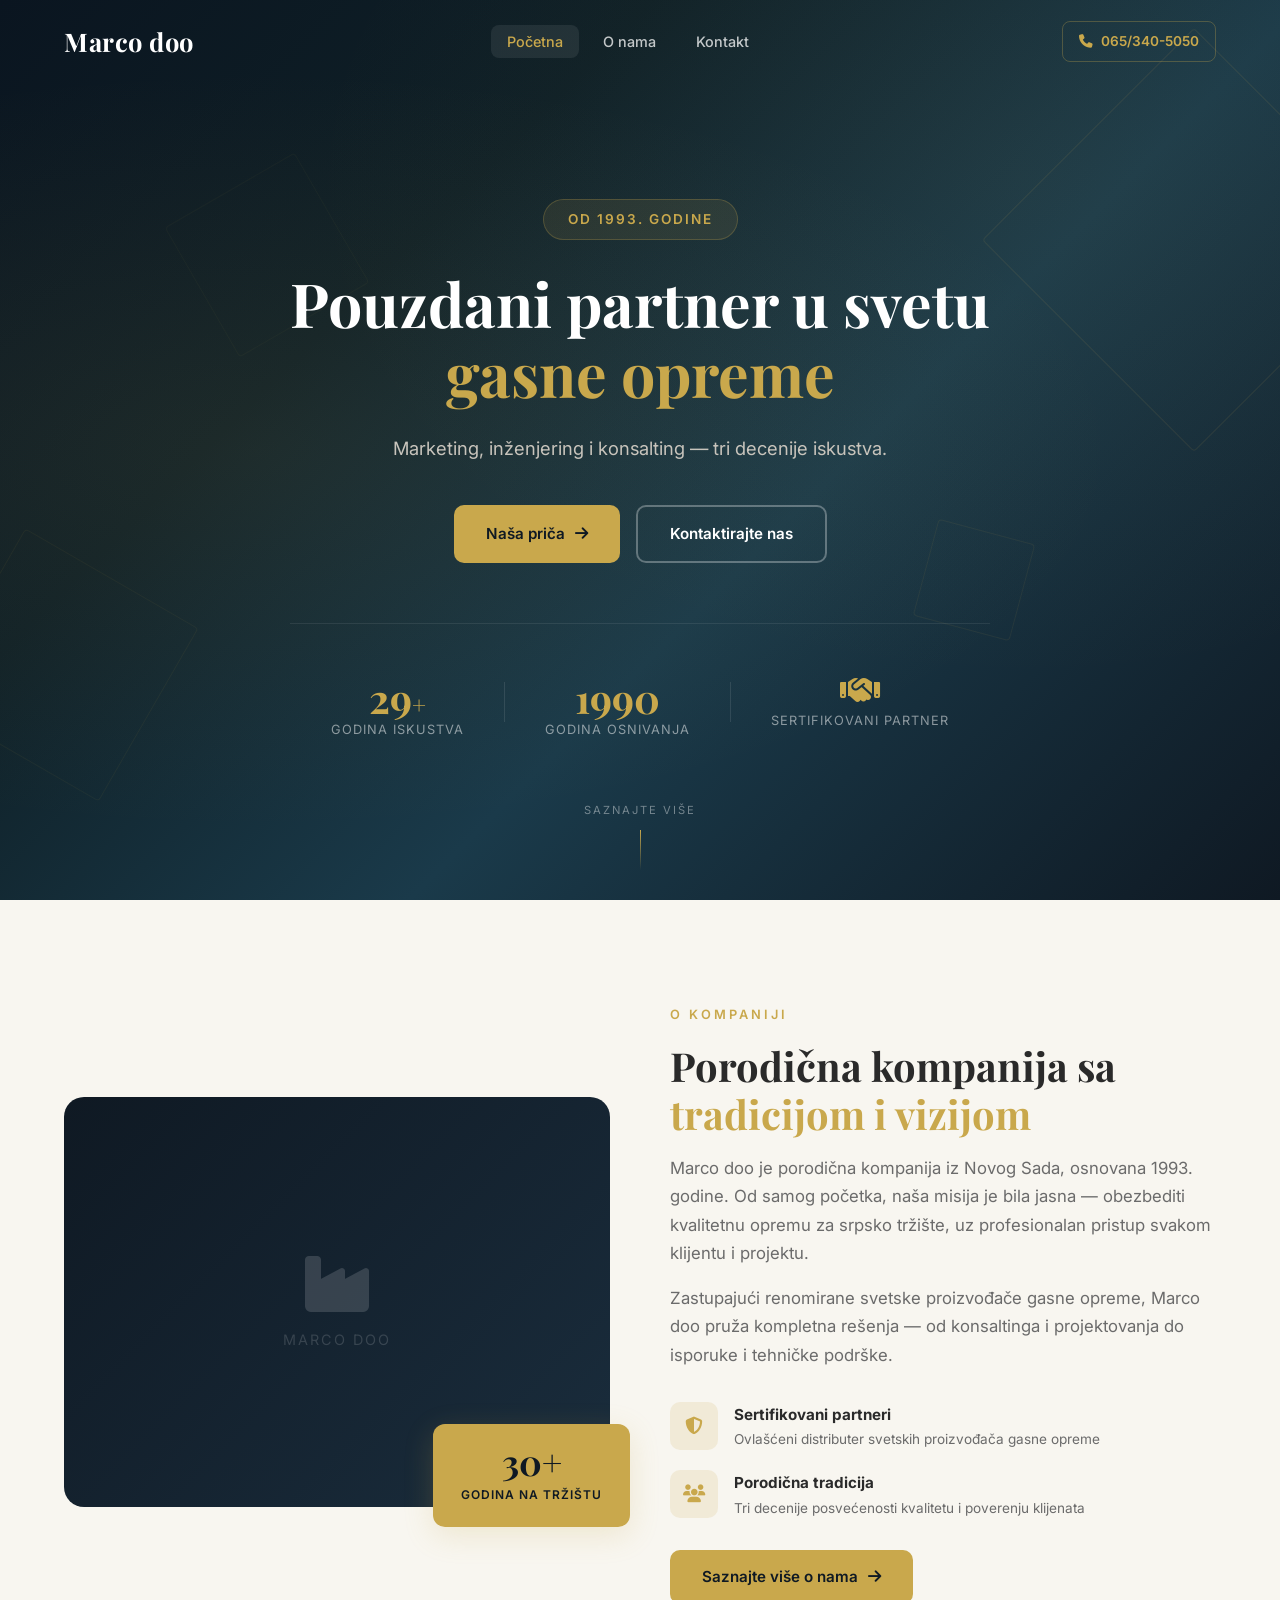
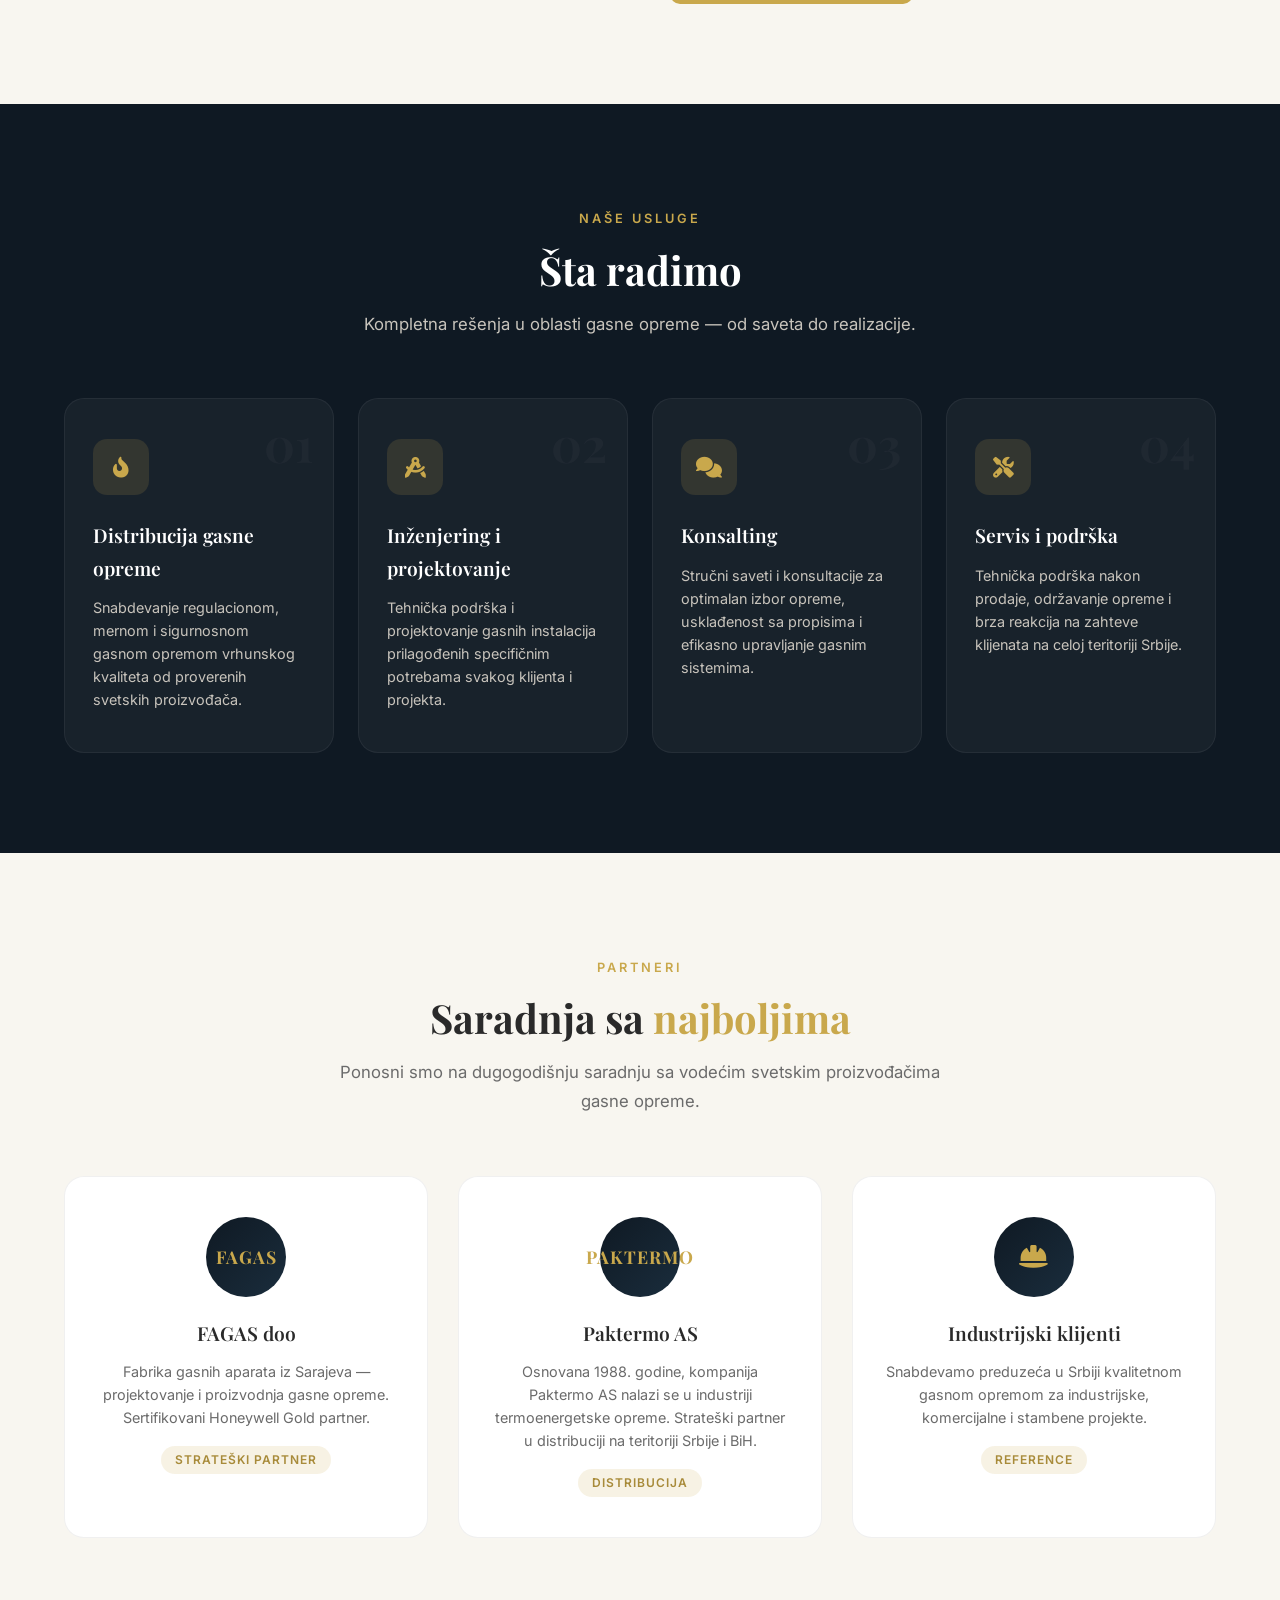
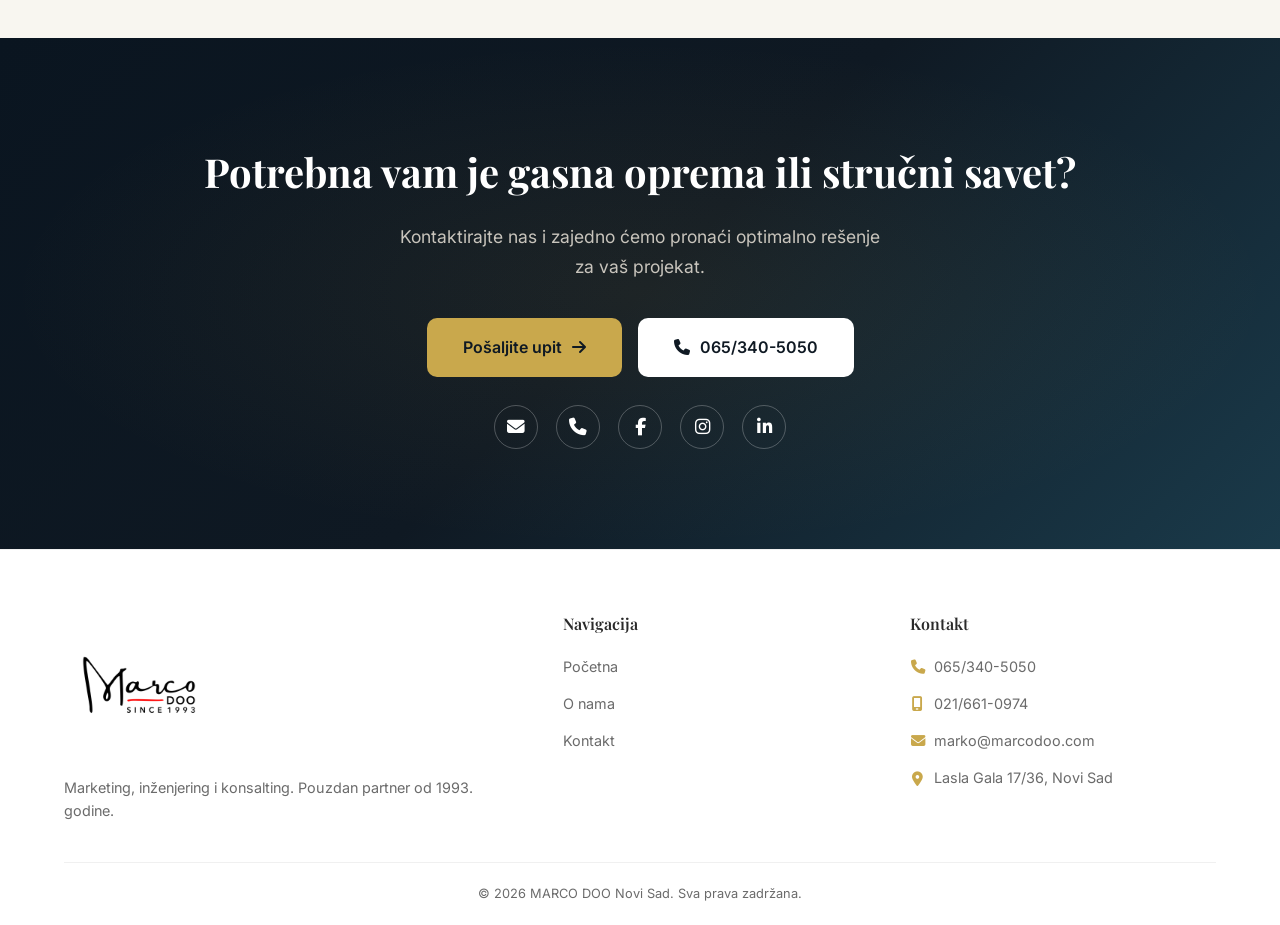
<file: index.html>
<!DOCTYPE html>
<html lang="sr" dir="ltr">
<head>
  <meta charset="UTF-8">
  <meta name="viewport" content="width=device-width, initial-scale=1.0">
  <title>MARCO DOO — Marketing, inženjering i konsalting | Novi Sad</title>
  <meta name="description" content="MARCO DOO Novi Sad — Marketing, inženjering i konsalting. Pouzdan partner od 1993. godine. Distribucija opreme, stručni saveti i projektovanje.">
  <meta name="keywords" content="Marco doo, marketing, inženjering, konsalting, distribucija, Novi Sad, gasna oprema, Skaska destilerija">
  <link rel="canonical" href="https://djordje-stankovic.github.io/marco-doo/">
  <meta property="og:title" content="MARCO DOO — Marketing, inženjering i konsalting">
  <meta property="og:description" content="Marketing, inženjering i konsalting. Pouzdan partner od 1993. godine. Tri decenije iskustva.">
  <meta property="og:type" content="website">
  <meta property="og:url" content="https://djordje-stankovic.github.io/marco-doo/">
  <meta property="og:image" content="https://djordje-stankovic.github.io/marco-doo/images/viber_image_2026-03-04_09-18-24-986.jpg">
  <meta property="og:image:alt" content="MARCO DOO — Marketing, inženjering i konsalting od 1993.">
  <meta property="og:image:type" content="image/jpeg">
  <meta property="og:image:width" content="1200">
  <meta property="og:image:height" content="630">
  <meta property="og:site_name" content="MARCO DOO">
  <meta property="og:locale" content="sr_RS">
  <meta name="twitter:card" content="summary_large_image">
  <meta name="twitter:title" content="MARCO DOO — Marketing, inženjering i konsalting">
  <meta name="twitter:description" content="Marketing, inženjering i konsalting. Pouzdan partner od 1993. Tri decenije iskustva.">
  <meta name="twitter:image" content="https://djordje-stankovic.github.io/marco-doo/images/viber_image_2026-03-04_09-18-24-986.jpg">
  <link rel="icon" type="image/svg+xml" href="favicon.svg">
  <link rel="apple-touch-icon" href="images/viber_image_2026-03-04_09-18-24-986.jpg">
  <meta name="theme-color" content="#0f1923">
  <link rel="preconnect" href="https://fonts.googleapis.com">
  <link rel="preconnect" href="https://fonts.gstatic.com" crossorigin>
  <link href="https://fonts.googleapis.com/css2?family=Playfair+Display:wght@400;500;600;700&family=Inter:wght@300;400;500;600;700&display=swap" rel="stylesheet">
  <link rel="stylesheet" href="https://cdnjs.cloudflare.com/ajax/libs/font-awesome/6.5.1/css/all.min.css">
  <link rel="stylesheet" href="style.css">

  <script type="application/ld+json">
  [{
    "@context": "https://schema.org",
    "@type": "Organization",
    "name": "MARCO DOO",
    "legalName": "Marco doo Novi Sad",
    "description": "Marketing, inženjering i konsalting. Pouzdan partner od 1993. godine.",
    "url": "https://djordje-stankovic.github.io/marco-doo",
    "logo": "https://djordje-stankovic.github.io/marco-doo/images/viber_image_2026-03-04_09-18-24-986.jpg",
    "image": "https://djordje-stankovic.github.io/marco-doo/images/viber_image_2026-03-04_09-18-24-986.jpg",
    "telephone": "+381653405050",
    "email": "marko@marcodoo.com",
    "address": {
      "@type": "PostalAddress",
      "streetAddress": "Lasla Gala 17/36",
      "addressLocality": "Novi Sad",
      "postalCode": "21000",
      "addressCountry": "RS"
    },
    "geo": {
      "@type": "GeoCoordinates",
      "latitude": "45.2671",
      "longitude": "19.8335"
    },
    "foundingDate": "1993-03-10",
    "foundingLocation": "Kragujevac, Srbija",
    "numberOfEmployees": {
      "@type": "QuantitativeValue",
      "minValue": 2,
      "maxValue": 10
    },
    "founder": [
      { "@type": "Person", "name": "Sekul Popović" },
      { "@type": "Person", "name": "Branka Popović" }
    ],
    "member": {
      "@type": "Person",
      "name": "Marko Popović",
      "jobTitle": "Generalni direktor"
    },
    "sameAs": [],
    "contactPoint": {
      "@type": "ContactPoint",
      "telephone": "+381653405050",
      "contactType": "customer service",
      "availableLanguage": ["Serbian"]
    },
    "areaServed": {
      "@type": "Country",
      "name": "Srbija"
    }
  },
  {
    "@context": "https://schema.org",
    "@type": "WebSite",
    "name": "MARCO DOO",
    "url": "https://djordje-stankovic.github.io/marco-doo"
  }]
  </script>
</head>
<body>

  <!-- Preloader -->
  <div class="preloader" id="preloader">
    <div class="preloader__inner">
      <div class="preloader__logo"><img src="images/viber_image_2026-03-04_09-18-24-986.jpg" alt="MARCO DOO" class="preloader__logo-img"></div>
      <div class="preloader__bar"><div class="preloader__progress"></div></div>
    </div>
  </div>

  <!-- Header -->
  <header class="header" id="header">
    <nav class="nav container">
      <a href="index.html" class="nav__logo">
        <span class="nav__logo-text">Marco<span class="dot"> </span>doo</span>
      </a>
      <ul class="nav__menu" id="navMenu">
        <li><a href="index.html" class="nav__link active"><i class="fa-solid fa-house"></i> Početna</a></li>
        <li><a href="onama.html" class="nav__link"><i class="fa-solid fa-landmark"></i> O nama</a></li>
        <li><a href="kontakt.html" class="nav__link"><i class="fa-solid fa-envelope"></i> Kontakt</a></li>
        <li class="nav__menu-cta">
          <a href="tel:+381653405050" class="btn btn--gold btn--sm"><i class="fa-solid fa-phone"></i> Pozovite nas</a>
        </li>
        <li class="nav__menu-social">
          <a href="mailto:marko@marcodoo.com"><i class="fa-solid fa-envelope"></i></a>
          <a href="tel:+381653405050"><i class="fa-solid fa-phone"></i></a>
        </li>
      </ul>
      <div class="nav__actions">
        <a href="tel:+381653405050" class="nav__phone"><i class="fa-solid fa-phone"></i> <span>065/340-5050</span></a>
        <button class="nav__burger" id="navBurger" aria-label="Otvori meni">
          <span></span><span></span><span></span>
        </button>
      </div>
    </nav>
    <div class="mobile-overlay" id="mobileOverlay"></div>
  </header>

  <main>
    <!-- Hero -->
    <section class="hero">
      <div class="hero__bg"></div>
      <div class="hero__geometric">
        <div class="hero__shape hero__shape--1"></div>
        <div class="hero__shape hero__shape--2"></div>
        <div class="hero__shape hero__shape--3"></div>
        <div class="hero__shape hero__shape--4"></div>
      </div>
      <div class="hero__content container">
        <div class="hero__badge animate-on-scroll">Od 1993. godine</div>
        <h1 class="hero__title animate-on-scroll">
          Pouzdani partner u svetu<br>
          <span class="hero__title-accent">gasne opreme</span>
        </h1>
        <p class="hero__subtitle animate-on-scroll">
          Marketing, inženjering i konsalting — tri decenije iskustva.
        </p>
        <div class="hero__actions animate-on-scroll">
          <a href="onama.html" class="btn btn--gold">Naša priča <i class="fa-solid fa-arrow-right"></i></a>
          <a href="kontakt.html" class="btn btn--outline">Kontaktirajte nas</a>
        </div>
        <div class="hero__stats animate-on-scroll">
          <div class="hero__stat">
            <div class="hero__stat-row"><span class="hero__stat-number" data-count="30">0</span><span class="hero__stat-plus">+</span></div>
            <span class="hero__stat-label">Godina iskustva</span>
          </div>
          <div class="hero__stat-divider"></div>
          <div class="hero__stat">
            <div class="hero__stat-row"><span class="hero__stat-number" data-count="1993">0</span></div>
            <span class="hero__stat-label">Godina osnivanja</span>
          </div>
          <div class="hero__stat-divider"></div>
          <div class="hero__stat">
            <i class="fa-solid fa-handshake hero__stat-icon"></i>
            <span class="hero__stat-label">Sertifikovani partner</span>
          </div>
        </div>
      </div>
      <div class="hero__scroll">
        <span>Saznajte više</span>
        <div class="hero__scroll-line"></div>
      </div>
    </section>

    <!-- About Intro -->
    <section class="about-intro section">
      <div class="container">
        <div class="about-intro__grid">
          <div class="about-intro__image animate-on-scroll">
            <div class="about-intro__img-placeholder">
              <i class="fa-solid fa-industry"></i>
              <span>MARCO DOO</span>
            </div>
            <div class="about-intro__experience">
              <span class="about-intro__experience-number">30+</span>
              <span class="about-intro__experience-text">godina na tržištu</span>
            </div>
          </div>
          <div class="about-intro__content">
            <span class="section__label animate-on-scroll">O kompaniji</span>
            <h2 class="section__title animate-on-scroll">Porodična kompanija sa <br><span class="text-gold">tradicijom i vizijom</span></h2>
            <p class="about-intro__text animate-on-scroll">
              Marco doo je porodična kompanija iz Novog Sada, osnovana 1993. godine.
              Od samog početka, naša misija je bila jasna — obezbediti
              kvalitetnu opremu za srpsko tržište, uz profesionalan pristup
              svakom klijentu i projektu.
            </p>
            <p class="about-intro__text animate-on-scroll">
              Zastupajući renomirane svetske proizvođače gasne opreme,
              Marco doo pruža kompletna rešenja — od konsaltinga i projektovanja
              do isporuke i tehničke podrške.
            </p>
            <div class="about-intro__features animate-on-scroll">
              <div class="about-intro__feature">
                <div class="about-intro__feature-icon"><i class="fa-solid fa-shield-halved"></i></div>
                <div>
                  <strong>Sertifikovani partneri</strong>
                  <p>Ovlašćeni distributer svetskih proizvođača gasne opreme</p>
                </div>
              </div>
              <div class="about-intro__feature">
                <div class="about-intro__feature-icon"><i class="fa-solid fa-users"></i></div>
                <div>
                  <strong>Porodična tradicija</strong>
                  <p>Tri decenije posvećenosti kvalitetu i poverenju klijenata</p>
                </div>
              </div>
            </div>
            <a href="onama.html" class="btn btn--gold animate-on-scroll">Saznajte više o nama <i class="fa-solid fa-arrow-right"></i></a>
          </div>
        </div>
      </div>
    </section>

    <!-- Services -->
    <section class="services section section--dark">
      <div class="container">
        <div class="section__header">
          <span class="section__label animate-on-scroll">Naše usluge</span>
          <h2 class="section__title animate-on-scroll">Šta radimo</h2>
          <p class="section__desc animate-on-scroll">Kompletna rešenja u oblasti gasne opreme — od saveta do realizacije.</p>
        </div>
        <div class="services__grid">
          <div class="services__card tilt-card animate-on-scroll">
            <div class="services__card-icon">
              <i class="fa-solid fa-fire-flame-curved"></i>
            </div>
            <h3>Distribucija gasne opreme</h3>
            <p>Snabdevanje regulacionom, mernom i sigurnosnom gasnom opremom vrhunskog kvaliteta od proverenih svetskih proizvođača.</p>
            <div class="services__card-number">01</div>
          </div>
          <div class="services__card tilt-card animate-on-scroll">
            <div class="services__card-icon">
              <i class="fa-solid fa-compass-drafting"></i>
            </div>
            <h3>Inženjering i projektovanje</h3>
            <p>Tehnička podrška i projektovanje gasnih instalacija prilagođenih specifičnim potrebama svakog klijenta i projekta.</p>
            <div class="services__card-number">02</div>
          </div>
          <div class="services__card tilt-card animate-on-scroll">
            <div class="services__card-icon">
              <i class="fa-solid fa-comments"></i>
            </div>
            <h3>Konsalting</h3>
            <p>Stručni saveti i konsultacije za optimalan izbor opreme, usklađenost sa propisima i efikasno upravljanje gasnim sistemima.</p>
            <div class="services__card-number">03</div>
          </div>
          <div class="services__card tilt-card animate-on-scroll">
            <div class="services__card-icon">
              <i class="fa-solid fa-screwdriver-wrench"></i>
            </div>
            <h3>Servis i podrška</h3>
            <p>Tehnička podrška nakon prodaje, održavanje opreme i brza reakcija na zahteve klijenata na celoj teritoriji Srbije.</p>
            <div class="services__card-number">04</div>
          </div>
        </div>
      </div>
    </section>

    <!-- Partners -->
    <section class="partners section">
      <div class="container">
        <div class="section__header">
          <span class="section__label animate-on-scroll">Partneri</span>
          <h2 class="section__title animate-on-scroll">Saradnja sa <span class="text-gold">najboljima</span></h2>
          <p class="section__desc animate-on-scroll">Ponosni smo na dugogodišnju saradnju sa vodećim svetskim proizvođačima gasne opreme.</p>
        </div>
        <div class="partners__grid">
          <div class="partners__card tilt-card animate-on-scroll">
            <div class="partners__logo">
              <span>FAGAS</span>
            </div>
            <a href="https://fagas.ba/" target="_blank" rel="noopener"><h3>FAGAS doo</h3></a>
            <p>Fabrika gasnih aparata iz Sarajeva — projektovanje i proizvodnja gasne opreme. Sertifikovani Honeywell Gold partner.</p>
            <span class="partners__tag">Strateški partner</span>
          </div>
          <div class="partners__card tilt-card animate-on-scroll">
            <div class="partners__logo">
              <span>PAKTERMO</span>
            </div>
            <a href="https://paktermo.com/en/" target="_blank" rel="noopener"><h3>Paktermo AS</h3></a>
            <p>Osnovana 1988. godine, kompanija Paktermo AS nalazi se u industriji termoenergetske opreme. Strateški partner u distribuciji na teritoriji Srbije i BiH.</p>
            <span class="partners__tag">Distribucija</span>
          </div>
          <div class="partners__card tilt-card animate-on-scroll">
            <div class="partners__logo">
              <i class="fa-solid fa-helmet-safety"></i>
            </div>
            <h3>Industrijski klijenti</h3>
            <p>Snabdevamo preduzeća u Srbiji kvalitetnom gasnom opremom za industrijske, komercijalne i stambene projekte.</p>
            <span class="partners__tag">Reference</span>
          </div>
        </div>
      </div>
    </section>

    <!-- CTA -->
    <section class="cta">
      <div class="cta__bg"></div>
      <div class="container cta__content">
        <h2 class="animate-on-scroll">Potrebna vam je gasna oprema ili stručni savet?</h2>
        <p class="animate-on-scroll">Kontaktirajte nas i zajedno ćemo pronaći optimalno rešenje za vaš projekat.</p>
        <div class="cta__actions animate-on-scroll">
          <a href="kontakt.html" class="btn btn--gold btn--lg">Pošaljite upit <i class="fa-solid fa-arrow-right"></i></a>
          <a href="tel:+381653405050" class="btn btn--white btn--lg"><i class="fa-solid fa-phone"></i> 065/340-5050</a>
        </div>
        <div class="cta__social animate-on-scroll">
          <a href="mailto:marko@marcodoo.com" aria-label="Email"><i class="fa-solid fa-envelope"></i></a>
          <a href="tel:+381653405050" aria-label="Telefon"><i class="fa-solid fa-phone"></i></a>
          <a href="https://www.facebook.com/" target="_blank" rel="noopener" aria-label="Facebook"><i class="fa-brands fa-facebook-f"></i></a>
          <a href="https://www.instagram.com/" target="_blank" rel="noopener" aria-label="Instagram"><i class="fa-brands fa-instagram"></i></a>
          <a href="https://www.linkedin.com/" target="_blank" rel="noopener" aria-label="LinkedIn"><i class="fa-brands fa-linkedin-in"></i></a>
        </div>
      </div>
    </section>
  </main>

  <!-- Footer -->
  <footer class="footer">
    <div class="container">
      <div class="footer__inner">
        <div class="footer__brand">
          <a href="index.html" class="footer__logo">
            <img src="images/viber_image_2026-03-04_09-18-24-986.jpg" alt="MARCO DOO logo" class="footer__logo-img">
          </a>
          <p class="footer__desc">Marketing, inženjering i konsalting. Pouzdan partner od 1993. godine.</p>
        </div>
        <div class="footer__nav">
          <h4>Navigacija</h4>
          <ul>
            <li><a href="index.html">Početna</a></li>
            <li><a href="onama.html">O nama</a></li>
            <li><a href="kontakt.html">Kontakt</a></li>
          </ul>
        </div>
        <div class="footer__contact">
          <h4>Kontakt</h4>
          <ul>
            <li><a href="tel:+381653405050"><i class="fa-solid fa-phone"></i> 065/340-5050</a></li>
            <li><a href="tel:+381216610974"><i class="fa-solid fa-mobile-screen"></i> 021/661-0974</a></li>
            <li><a href="mailto:marko@marcodoo.com"><i class="fa-solid fa-envelope"></i> marko@marcodoo.com</a></li>
            <li><span><i class="fa-solid fa-location-dot"></i> Lasla Gala 17/36, Novi Sad</span></li>
          </ul>
        </div>
      </div>
      <div class="footer__bottom">
        <p>&copy; <span class="current-year"></span> MARCO DOO Novi Sad. Sva prava zadržana.</p>
      </div>
    </div>
  </footer>

  <!-- Back to top -->
  <button class="back-to-top" id="backToTop" aria-label="Nazad na vrh">
    <i class="fa-solid fa-chevron-up"></i>
  </button>

  <script src="script.js"></script>
</body>
</html>
</file>
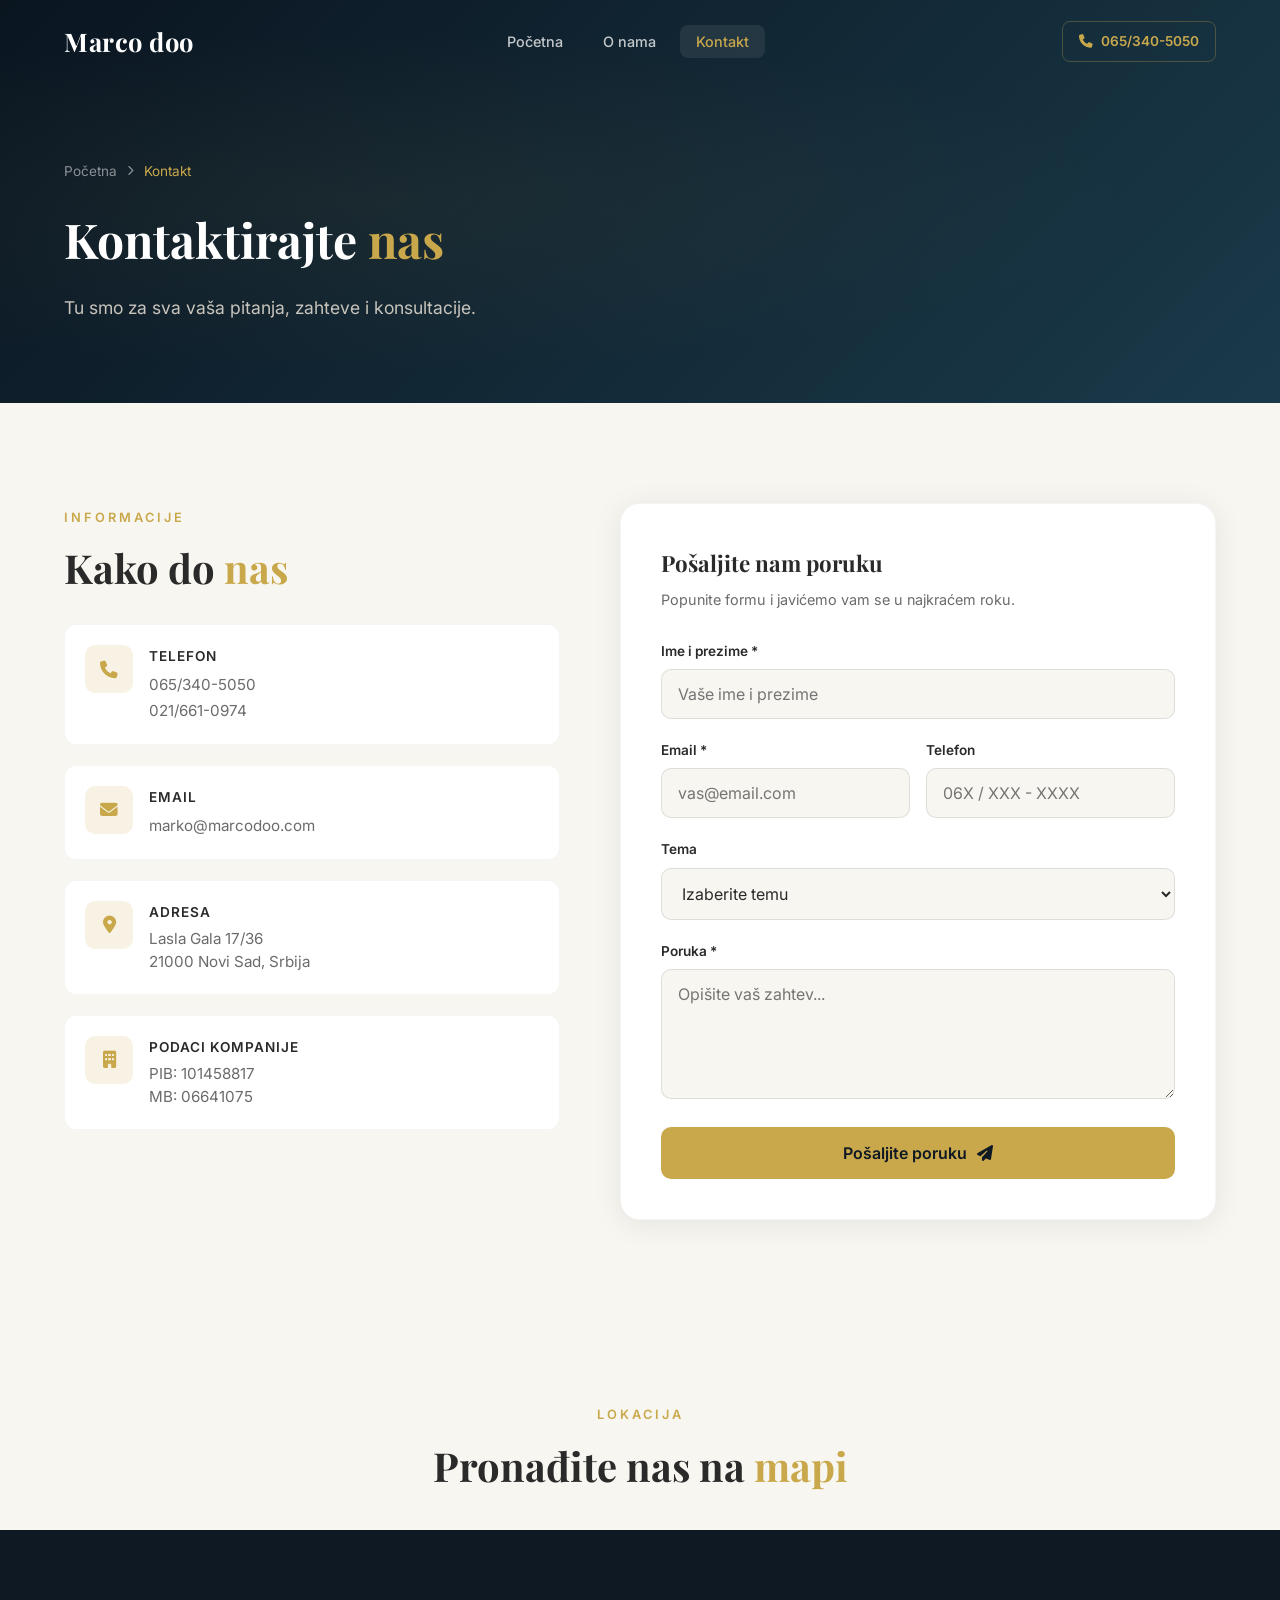
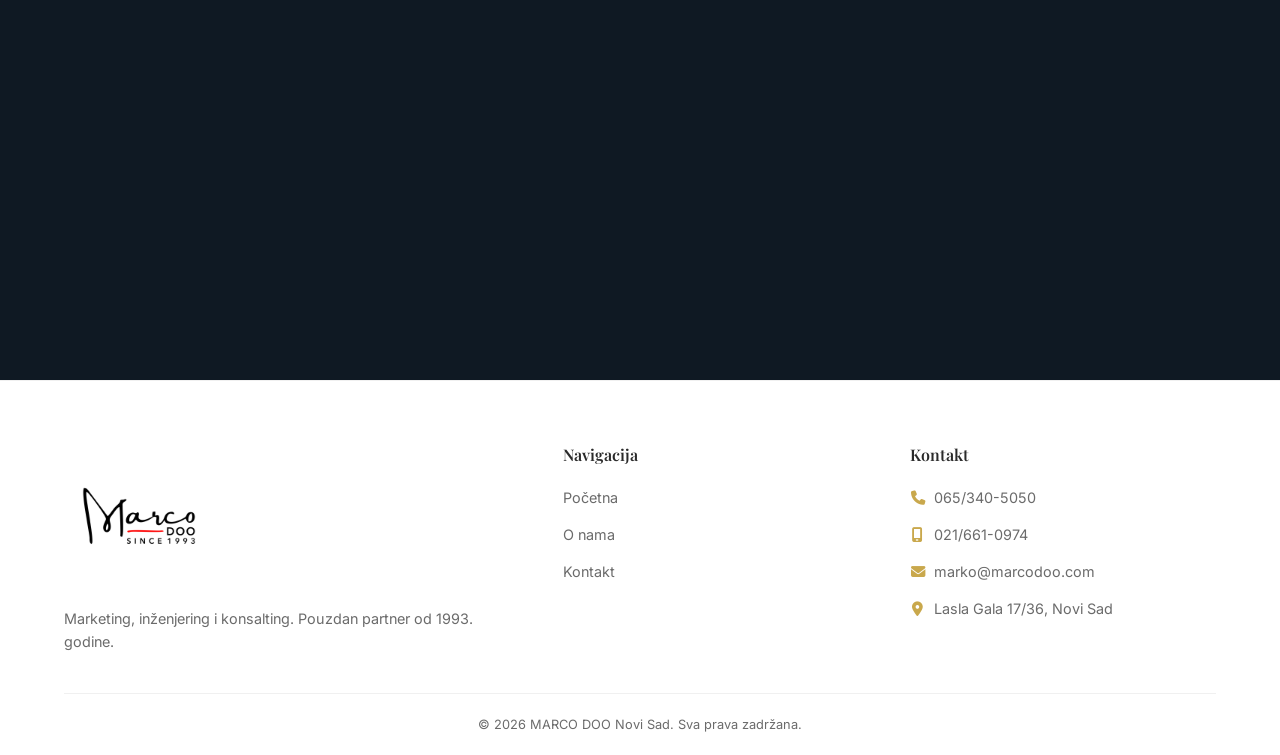
<file: kontakt.html>
<!DOCTYPE html>
<html lang="sr" dir="ltr">
<head>
  <meta charset="UTF-8">
  <meta name="viewport" content="width=device-width, initial-scale=1.0">
  <title>Kontakt — MARCO DOO Novi Sad | Telefon, email, adresa</title>
  <meta name="description" content="Kontaktirajte MARCO DOO Novi Sad — telefon 065/340-5050, email marko@marcodoo.com, adresa Lasla Gala 17/36. Marketing, inženjering i konsalting.">
  <link rel="canonical" href="https://djordje-stankovic.github.io/marco-doo/kontakt.html">
  <meta property="og:title" content="Kontakt — MARCO DOO Novi Sad">
  <meta property="og:description" content="Javite nam se: 065/340-5050 ili marko@marcodoo.com. Lasla Gala 17/36, Novi Sad.">
  <meta property="og:type" content="website">
  <meta property="og:url" content="https://djordje-stankovic.github.io/marco-doo/kontakt.html">
  <meta property="og:image" content="https://djordje-stankovic.github.io/marco-doo/images/viber_image_2026-03-04_09-18-24-986.jpg">
  <meta property="og:image:alt" content="MARCO DOO — Kontaktirajte nas">
  <meta property="og:image:type" content="image/jpeg">
  <meta property="og:image:width" content="1200">
  <meta property="og:image:height" content="630">
  <meta property="og:site_name" content="MARCO DOO">
  <meta property="og:locale" content="sr_RS">
  <meta name="twitter:card" content="summary_large_image">
  <meta name="twitter:title" content="Kontakt — MARCO DOO Novi Sad">
  <meta name="twitter:description" content="Javite nam se: 065/340-5050 ili marko@marcodoo.com. Lasla Gala 17/36, Novi Sad.">
  <meta name="twitter:image" content="https://djordje-stankovic.github.io/marco-doo/images/viber_image_2026-03-04_09-18-24-986.jpg">
  <link rel="icon" type="image/svg+xml" href="favicon.svg">
  <link rel="apple-touch-icon" href="images/viber_image_2026-03-04_09-18-24-986.jpg">
  <meta name="theme-color" content="#0f1923">
  <link rel="preconnect" href="https://fonts.googleapis.com">
  <link rel="preconnect" href="https://fonts.gstatic.com" crossorigin>
  <link href="https://fonts.googleapis.com/css2?family=Playfair+Display:wght@400;500;600;700&family=Inter:wght@300;400;500;600;700&display=swap" rel="stylesheet">
  <link rel="stylesheet" href="https://cdnjs.cloudflare.com/ajax/libs/font-awesome/6.5.1/css/all.min.css">
  <link rel="stylesheet" href="style.css">

  <script type="application/ld+json">
  [{
    "@context": "https://schema.org",
    "@type": "ContactPage",
    "name": "Kontakt — MARCO DOO",
    "description": "Kontaktirajte MARCO DOO Novi Sad za marketing, inženjering i konsalting.",
    "url": "https://djordje-stankovic.github.io/marco-doo/kontakt.html",
    "mainEntity": {
      "@type": "LocalBusiness",
      "name": "MARCO DOO",
      "telephone": "+381653405050",
      "email": "marko@marcodoo.com",
      "address": {
        "@type": "PostalAddress",
        "streetAddress": "Lasla Gala 17/36",
        "addressLocality": "Novi Sad",
        "postalCode": "21000",
        "addressCountry": "RS"
      },
      "geo": {
        "@type": "GeoCoordinates",
        "latitude": "45.2671",
        "longitude": "19.8335"
      },
      "url": "https://djordje-stankovic.github.io/marco-doo"
    }
  },
  {
    "@context": "https://schema.org",
    "@type": "BreadcrumbList",
    "itemListElement": [
      { "@type": "ListItem", "position": 1, "name": "Početna", "item": "https://djordje-stankovic.github.io/marco-doo/" },
      { "@type": "ListItem", "position": 2, "name": "Kontakt", "item": "https://djordje-stankovic.github.io/marco-doo/kontakt.html" }
    ]
  }]
  </script>
</head>
<body>

  <!-- Preloader -->
  <div class="preloader" id="preloader">
    <div class="preloader__inner">
      <div class="preloader__logo"><img src="images/viber_image_2026-03-04_09-18-24-986.jpg" alt="MARCO DOO" class="preloader__logo-img"></div>
      <div class="preloader__bar"><div class="preloader__progress"></div></div>
    </div>
  </div>

  <!-- Header -->
  <header class="header" id="header">
    <nav class="nav container">
      <a href="index.html" class="nav__logo">
        <span class="nav__logo-text">Marco<span class="dot"> </span>doo</span>
      </a>
      <ul class="nav__menu" id="navMenu">
        <li><a href="index.html" class="nav__link"><i class="fa-solid fa-house"></i> Početna</a></li>
        <li><a href="onama.html" class="nav__link"><i class="fa-solid fa-landmark"></i> O nama</a></li>
        <li><a href="kontakt.html" class="nav__link active"><i class="fa-solid fa-envelope"></i> Kontakt</a></li>
        <li class="nav__menu-cta">
          <a href="tel:+381653405050" class="btn btn--gold btn--sm"><i class="fa-solid fa-phone"></i> Pozovite nas</a>
        </li>
        <li class="nav__menu-social">
          <a href="mailto:marko@marcodoo.com"><i class="fa-solid fa-envelope"></i></a>
          <a href="tel:+381653405050"><i class="fa-solid fa-phone"></i></a>
        </li>
      </ul>
      <div class="nav__actions">
        <a href="tel:+381653405050" class="nav__phone"><i class="fa-solid fa-phone"></i> <span>065/340-5050</span></a>
        <button class="nav__burger" id="navBurger" aria-label="Otvori meni">
          <span></span><span></span><span></span>
        </button>
      </div>
    </nav>
    <div class="mobile-overlay" id="mobileOverlay"></div>
  </header>

  <main>
    <!-- Page Hero -->
    <section class="page-hero">
      <div class="page-hero__bg"></div>
      <div class="container page-hero__content">
        <div class="page-hero__breadcrumb animate-on-scroll">
          <a href="index.html">Početna</a> <i class="fa-solid fa-chevron-right"></i> <span>Kontakt</span>
        </div>
        <h1 class="animate-on-scroll">Kontaktirajte <span class="text-gold">nas</span></h1>
        <p class="animate-on-scroll">Tu smo za sva vaša pitanja, zahteve i konsultacije.</p>
      </div>
    </section>

    <!-- Contact Section -->
    <section class="contact section">
      <div class="container">
        <div class="contact__grid">
          <!-- Contact Info -->
          <div class="contact__info">
            <span class="section__label animate-on-scroll">Informacije</span>
            <h2 class="section__title animate-on-scroll">Kako do <span class="text-gold">nas</span></h2>

            <div class="contact__cards">
              <div class="contact__card animate-on-scroll">
                <div class="contact__card-icon"><i class="fa-solid fa-phone"></i></div>
                <div>
                  <h4>Telefon</h4>
                  <a href="tel:+381653405050">065/340-5050</a>
                  <a href="tel:+381216610974">021/661-0974</a>
                </div>
              </div>
              <div class="contact__card animate-on-scroll">
                <div class="contact__card-icon"><i class="fa-solid fa-envelope"></i></div>
                <div>
                  <h4>Email</h4>
                  <a href="mailto:marko@marcodoo.com">marko@marcodoo.com</a>
                </div>
              </div>
              <div class="contact__card animate-on-scroll">
                <div class="contact__card-icon"><i class="fa-solid fa-location-dot"></i></div>
                <div>
                  <h4>Adresa</h4>
                  <p>Lasla Gala 17/36<br>21000 Novi Sad, Srbija</p>
                </div>
              </div>
              <div class="contact__card animate-on-scroll">
                <div class="contact__card-icon"><i class="fa-solid fa-building"></i></div>
                <div>
                  <h4>Podaci kompanije</h4>
                  <p>PIB: 101458817</p>
                  <p>MB:&nbsp;06641075</p>
                </div>
              </div>
            </div>
          </div>

          <!-- Contact Form -->
          <div class="contact__form-wrap animate-on-scroll">
            <h3>Pošaljite nam poruku</h3>
            <p>Popunite formu i javićemo vam se u najkraćem roku.</p>
            <form class="contact__form" id="contactForm">
              <div class="form__group">
                <label for="name">Ime i prezime *</label>
                <input type="text" id="name" name="name" required placeholder="Vaše ime i prezime">
              </div>
              <div class="form__row">
                <div class="form__group">
                  <label for="email">Email *</label>
                  <input type="email" id="email" name="email" required placeholder="vas@email.com">
                </div>
                <div class="form__group">
                  <label for="phone">Telefon</label>
                  <input type="tel" id="phone" name="phone" placeholder="06X / XXX - XXXX">
                </div>
              </div>
              <div class="form__group">
                <label for="subject">Tema</label>
                <select id="subject" name="subject">
                  <option value="">Izaberite temu</option>
                  <option value="distribucija">Distribucija gasne opreme</option>
                  <option value="inzenjering">Inženjering i projektovanje</option>
                  <option value="konsalting">Konsalting</option>
                  <option value="servis">Servis i podrška</option>
                  <option value="ostalo">Ostalo</option>
                </select>
              </div>
              <div class="form__group">
                <label for="message">Poruka *</label>
                <textarea id="message" name="message" rows="5" required placeholder="Opišite vaš zahtev..."></textarea>
              </div>
              <button type="submit" class="btn btn--gold btn--lg btn--full">
                Pošaljite poruku <i class="fa-solid fa-paper-plane"></i>
              </button>
            </form>
          </div>
        </div>
      </div>
    </section>

    <!-- Map -->
    <section class="map-section">
      <div class="map-section__header container">
        <span class="section__label animate-on-scroll">Lokacija</span>
        <h2 class="section__title animate-on-scroll">Pronađite nas na <span class="text-gold">mapi</span></h2>
      </div>
      <div class="map-section__wrap">
        <iframe
          src="https://maps.google.com/maps?q=Lasla+Gala+17+Novi+Sad&output=embed"
          width="100%"
          height="450"
          style="border:0;"
          allowfullscreen=""
          loading="lazy"
          referrerpolicy="no-referrer-when-downgrade"
          title="MARCO DOO lokacija - Lasla Gala 17/36, Novi Sad">
        </iframe>
      </div>
    </section>
  </main>

  <!-- Footer -->
  <footer class="footer">
    <div class="container">
      <div class="footer__inner">
        <div class="footer__brand">
          <a href="index.html" class="footer__logo">
            <img src="images/viber_image_2026-03-04_09-18-24-986.jpg" alt="MARCO DOO logo" class="footer__logo-img">
          </a>
          <p class="footer__desc">Marketing, inženjering i konsalting. Pouzdan partner od 1993. godine.</p>
        </div>
        <div class="footer__nav">
          <h4>Navigacija</h4>
          <ul>
            <li><a href="index.html">Početna</a></li>
            <li><a href="onama.html">O nama</a></li>
            <li><a href="kontakt.html">Kontakt</a></li>
          </ul>
        </div>
        <div class="footer__contact">
          <h4>Kontakt</h4>
          <ul>
            <li><a href="tel:+381653405050"><i class="fa-solid fa-phone"></i> 065/340-5050</a></li>
            <li><a href="tel:+381216610974"><i class="fa-solid fa-mobile-screen"></i> 021/661-0974</a></li>
            <li><a href="mailto:marko@marcodoo.com"><i class="fa-solid fa-envelope"></i> marko@marcodoo.com</a></li>
            <li><span><i class="fa-solid fa-location-dot"></i> Lasla Gala 17/36, Novi Sad</span></li>
          </ul>
        </div>
      </div>
      <div class="footer__bottom">
        <p>&copy; <span class="current-year"></span> MARCO DOO Novi Sad. Sva prava zadržana.</p>
      </div>
    </div>
  </footer>

  <!-- Back to top -->
  <button class="back-to-top" id="backToTop" aria-label="Nazad na vrh">
    <i class="fa-solid fa-chevron-up"></i>
  </button>

  <script src="script.js"></script>
</body>
</html>
</file>
<file: style.css>
/* ================================================
   MARCO DOO - Premium Corporate Website
   Distribucija gasne opreme, inženjering, konsalting
   ================================================ */

/* ---- Variables ---- */
:root {
  --navy: #0f1923;
  --navy-light: #1a2d3d;
  --navy-mid: #142533;
  --gold: #c9a84c;
  --gold-light: #e0bf5a;
  --gold-dark: #a88b3a;
  --gold-glow: rgba(201, 168, 76, 0.15);
  --cream: #f8f6f0;
  --cream-dark: #efe9dc;
  --white: #ffffff;
  --text: #2a2a2a;
  --text-light: #6b6b6b;
  --text-on-dark: #c8c4bc;
  --border: rgba(201, 168, 76, 0.2);
  --shadow: 0 4px 30px rgba(0, 0, 0, 0.08);
  --shadow-lg: 0 20px 60px rgba(0, 0, 0, 0.12);
  --shadow-gold: 0 8px 30px rgba(201, 168, 76, 0.2);
  --radius: 12px;
  --radius-lg: 20px;
  --transition: 0.4s cubic-bezier(0.25, 0.46, 0.45, 0.94);
  --font-heading: 'Playfair Display', Georgia, serif;
  --font-body: 'Inter', -apple-system, sans-serif;
}

/* ---- Reset & Base ---- */
*, *::before, *::after { box-sizing: border-box; margin: 0; padding: 0; }

html {
  scroll-behavior: smooth;
  overflow-x: hidden;
}

body {
  font-family: var(--font-body);
  font-size: 16px;
  line-height: 1.7;
  color: var(--text);
  background: var(--cream);
  overflow-x: hidden;
  -webkit-font-smoothing: antialiased;
}

img { max-width: 100%; height: auto; display: block; }
a { text-decoration: none; color: inherit; transition: color var(--transition); }
ul { list-style: none; }
button { border: none; background: none; cursor: pointer; font-family: inherit; }
input, textarea, select { font-family: inherit; font-size: inherit; }

.container {
  max-width: 1200px;
  margin: 0 auto;
  padding: 0 24px;
}

.text-gold { color: var(--gold); }

/* ---- Preloader ---- */
.preloader {
  position: fixed;
  inset: 0;
  z-index: 10000;
  background: var(--white);
  display: flex;
  align-items: center;
  justify-content: center;
  transition: opacity 0.6s ease, visibility 0.6s ease;
  animation: preloaderForceHide 0.6s ease 1.5s forwards;
}

.preloader.loaded {
  opacity: 0;
  visibility: hidden;
  pointer-events: none;
  animation: none;
}

@keyframes preloaderForceHide {
  to { opacity: 0; visibility: hidden; pointer-events: none; }
}

.preloader__inner { text-align: center; }

.preloader__logo {
  margin-bottom: 24px;
  text-align: center;
}

.preloader__logo-img {
  height: 160px;
  width: auto;
}

.preloader__bar {
  width: 200px;
  height: 2px;
  background: rgba(0,0,0,0.08);
  border-radius: 2px;
  overflow: hidden;
}

.preloader__progress {
  width: 0;
  height: 100%;
  background: var(--gold);
  border-radius: 2px;
  animation: preloaderBar 1.2s ease forwards;
}

@keyframes preloaderBar {
  to { width: 100%; }
}

/* ---- Header ---- */
.header {
  position: fixed;
  top: 0;
  left: 0;
  width: 100%;
  z-index: 1000;
  padding: 20px 0;
  transition: all var(--transition);
}

.header.scrolled {
  background: rgba(15, 25, 35, 0.95);
  backdrop-filter: blur(20px);
  padding: 12px 0;
  box-shadow: 0 4px 30px rgba(0, 0, 0, 0.3);
}

.nav {
  display: flex;
  align-items: center;
  justify-content: space-between;
}

.nav__logo {
  display: flex;
  align-items: center;
  gap: 12px;
  z-index: 1001;
}

.nav__logo-img {
  height: 48px;
  width: auto;
  filter: invert(1) brightness(2);
  transition: all var(--transition);
}

.nav__logo:hover .nav__logo-img { opacity: 0.85; }

.nav__logo-text {
  font-family: var(--font-heading);
  font-size: 1.6rem;
  font-weight: 700;
  color: var(--white);
  letter-spacing: 0.5px;
  transition: all var(--transition);
}

.nav__logo-text .dot { color: var(--gold); }

.nav__logo:hover .nav__logo-text { opacity: 0.85; }

.nav__menu {
  display: flex;
  align-items: center;
  gap: 8px;
}

.nav__link {
  color: rgba(255,255,255,0.75);
  font-size: 0.9rem;
  font-weight: 500;
  padding: 8px 16px;
  border-radius: 8px;
  transition: all var(--transition);
}

.nav__link i { display: none; }

.nav__link:hover,
.nav__link.active {
  color: var(--white);
  background: rgba(255,255,255,0.08);
}

.nav__link.active { color: var(--gold); }

.nav__actions {
  display: flex;
  align-items: center;
  gap: 16px;
}

.nav__phone {
  color: var(--gold);
  font-size: 0.85rem;
  font-weight: 600;
  display: flex;
  align-items: center;
  gap: 8px;
  padding: 8px 16px;
  border: 1px solid rgba(201, 168, 76, 0.3);
  border-radius: 8px;
  transition: all var(--transition);
}

.nav__phone:hover {
  background: var(--gold);
  color: var(--navy);
}

.nav__burger { display: none; }
.nav__menu-cta { display: none; }
.nav__menu-social { display: none; }

/* Mobile Overlay */
.mobile-overlay {
  position: fixed;
  inset: 0;
  background: rgba(0, 0, 0, 0.6);
  z-index: 999;
  opacity: 0;
  visibility: hidden;
  pointer-events: none;
  transition: all var(--transition);
}

.mobile-overlay.active {
  opacity: 1;
  visibility: visible;
  pointer-events: auto;
}

/* ---- Buttons ---- */
.btn {
  display: inline-flex;
  align-items: center;
  gap: 10px;
  font-weight: 600;
  font-size: 0.95rem;
  padding: 14px 32px;
  border-radius: 10px;
  transition: all var(--transition);
  position: relative;
  overflow: hidden;
}

.btn--gold {
  background: var(--gold);
  color: var(--navy);
}

.btn--gold:hover {
  background: var(--gold-light);
  transform: translateY(-2px);
  box-shadow: var(--shadow-gold);
}

.btn--outline {
  border: 2px solid rgba(255,255,255,0.3);
  color: var(--white);
}

.btn--outline:hover {
  border-color: var(--gold);
  color: var(--gold);
  background: rgba(201, 168, 76, 0.08);
}

.btn--white {
  background: var(--white);
  color: var(--navy);
}

.btn--white:hover {
  transform: translateY(-2px);
  box-shadow: var(--shadow);
}

.btn--sm { padding: 10px 20px; font-size: 0.85rem; }
.btn--lg { padding: 16px 36px; font-size: 1rem; }
.btn--full { width: 100%; justify-content: center; }

/* ---- Section Helpers ---- */
.section { padding: 100px 0; }

.section--dark {
  background: var(--navy);
  color: var(--white);
}

.section--alt { background: var(--cream-dark); }

.section__header {
  text-align: center;
  max-width: 600px;
  margin: 0 auto 60px;
}

.section__label {
  display: inline-block;
  font-size: 0.8rem;
  font-weight: 600;
  text-transform: uppercase;
  letter-spacing: 3px;
  color: var(--gold);
  margin-bottom: 16px;
}

.section__title {
  font-family: var(--font-heading);
  font-size: 2.5rem;
  font-weight: 700;
  line-height: 1.2;
  margin-bottom: 16px;
}

.section--dark .section__title { color: var(--white); }

.section__desc {
  font-size: 1.05rem;
  color: var(--text-light);
  line-height: 1.7;
}

.section--dark .section__desc { color: var(--text-on-dark); }

/* ---- Scroll Animations ---- */
.animate-on-scroll {
  opacity: 1;
  transform: translateY(20px);
  transition: opacity 0.7s ease, transform 0.7s ease;
}

.animate-on-scroll.visible {
  opacity: 1;
  transform: translateY(0);
}

/* ---- Hero ---- */
.hero {
  position: relative;
  min-height: 100vh;
  display: flex;
  align-items: center;
  justify-content: center;
  overflow: hidden;
}

.hero__bg {
  position: absolute;
  inset: 0;
  background: linear-gradient(135deg, #0a1520 0%, #0f2027 30%, #1a3a4a 60%, #0f1923 100%);
  z-index: 0;
}

.hero__bg::after {
  content: '';
  position: absolute;
  inset: 0;
  background:
    radial-gradient(ellipse at 20% 50%, rgba(201, 168, 76, 0.08) 0%, transparent 60%),
    radial-gradient(ellipse at 80% 20%, rgba(201, 168, 76, 0.05) 0%, transparent 50%);
}

/* Geometric Shapes */
.hero__geometric {
  position: absolute;
  inset: 0;
  z-index: 1;
  overflow: hidden;
}

.hero__shape {
  position: absolute;
  border: 1px solid rgba(201, 168, 76, 0.1);
  border-radius: 4px;
  animation: floatShape 20s ease-in-out infinite;
}

.hero__shape--1 {
  width: 300px;
  height: 300px;
  top: 10%;
  right: -5%;
  transform: rotate(45deg);
  animation-delay: 0s;
}

.hero__shape--2 {
  width: 200px;
  height: 200px;
  bottom: 15%;
  left: -3%;
  transform: rotate(30deg);
  animation-delay: -5s;
  border-color: rgba(201, 168, 76, 0.06);
}

.hero__shape--3 {
  width: 150px;
  height: 150px;
  top: 20%;
  left: 15%;
  transform: rotate(60deg);
  animation-delay: -10s;
  border-color: rgba(201, 168, 76, 0.04);
}

.hero__shape--4 {
  width: 100px;
  height: 100px;
  bottom: 30%;
  right: 20%;
  transform: rotate(15deg);
  animation-delay: -15s;
  border-color: rgba(201, 168, 76, 0.08);
}

@keyframes floatShape {
  0%, 100% { transform: rotate(45deg) translate(0, 0); }
  25% { transform: rotate(50deg) translate(20px, -15px); }
  50% { transform: rotate(42deg) translate(-10px, 20px); }
  75% { transform: rotate(48deg) translate(15px, 10px); }
}

.hero__content {
  position: relative;
  z-index: 2;
  text-align: center;
  padding: 120px 0 80px;
  max-width: 800px;
  margin: 0 auto;
}

.hero__badge {
  display: inline-block;
  padding: 8px 24px;
  background: rgba(201, 168, 76, 0.1);
  border: 1px solid rgba(201, 168, 76, 0.25);
  border-radius: 50px;
  color: var(--gold);
  font-size: 0.85rem;
  font-weight: 600;
  letter-spacing: 2px;
  text-transform: uppercase;
  margin-bottom: 28px;
}

.hero__title {
  font-family: var(--font-heading);
  font-size: 3.8rem;
  font-weight: 700;
  color: var(--white);
  line-height: 1.15;
  margin-bottom: 24px;
}

.hero__title-accent {
  color: var(--gold);
  position: relative;
}

.hero__title-accent::after {
  display: none;
}

.hero__subtitle {
  font-size: 1.15rem;
  color: var(--text-on-dark);
  line-height: 1.8;
  max-width: 600px;
  margin: 0 auto 40px;
}

.hero__actions {
  display: flex;
  gap: 16px;
  justify-content: center;
  margin-bottom: 60px;
}

.hero__stats {
  display: flex;
  align-items: center;
  justify-content: center;
  gap: 40px;
  padding-top: 40px;
  border-top: 1px solid rgba(255,255,255,0.08);
}

.hero__stat { text-align: center; }

.hero__stat-row {
  height: 3.2rem;
  display: flex;
  align-items: baseline;
  justify-content: center;
}

.hero__stat-number {
  font-family: var(--font-heading);
  font-size: 2.5rem;
  font-weight: 700;
  color: var(--gold);
}

.hero__stat-plus {
  font-family: var(--font-heading);
  font-size: 1.5rem;
  color: var(--gold);
}

.hero__stat-icon {
  font-size: 2rem;
  color: var(--gold);
  display: block;
  margin-bottom: 4px;
}

.hero__stat-label {
  font-size: 0.8rem;
  color: rgba(255,255,255,0.5);
  text-transform: uppercase;
  letter-spacing: 1px;
  margin-top: 4px;
  display: block;
}

.hero__stat-divider {
  width: 1px;
  height: 40px;
  background: rgba(255,255,255,0.1);
}

/* Hero Scroll Indicator */
.hero__scroll {
  position: absolute;
  bottom: 30px;
  left: 50%;
  transform: translateX(-50%);
  z-index: 2;
  text-align: center;
  color: rgba(255,255,255,0.4);
  font-size: 0.7rem;
  letter-spacing: 2px;
  text-transform: uppercase;
}

.hero__scroll-line {
  width: 1px;
  height: 40px;
  background: linear-gradient(to bottom, var(--gold), transparent);
  margin: 10px auto 0;
  animation: scrollLine 2s ease-in-out infinite;
}

@keyframes scrollLine {
  0%, 100% { opacity: 0.3; transform: scaleY(0.5); transform-origin: top; }
  50% { opacity: 1; transform: scaleY(1); }
}

/* ---- Page Hero (subpages) ---- */
.page-hero {
  position: relative;
  padding: 160px 0 80px;
  overflow: hidden;
}

.page-hero__bg {
  position: absolute;
  inset: 0;
  background: linear-gradient(135deg, #0a1520, #1a3a4a);
  z-index: 0;
}

.page-hero__bg::after {
  content: '';
  position: absolute;
  inset: 0;
  background: radial-gradient(ellipse at 30% 50%, rgba(201, 168, 76, 0.06) 0%, transparent 60%);
}

.page-hero__content {
  position: relative;
  z-index: 2;
}

.page-hero__breadcrumb {
  font-size: 0.85rem;
  color: rgba(255,255,255,0.5);
  margin-bottom: 16px;
  display: flex;
  align-items: center;
  gap: 10px;
}

.page-hero__breadcrumb a {
  color: rgba(255,255,255,0.5);
  transition: color var(--transition);
}

.page-hero__breadcrumb a:hover { color: var(--gold); }
.page-hero__breadcrumb i { font-size: 0.65rem; }
.page-hero__breadcrumb span { color: var(--gold); }

.page-hero h1 {
  font-family: var(--font-heading);
  font-size: 3rem;
  color: var(--white);
  margin-bottom: 12px;
}

.page-hero p {
  font-size: 1.1rem;
  color: var(--text-on-dark);
  max-width: 500px;
}

/* ---- About Intro ---- */
.about-intro__grid {
  display: grid;
  grid-template-columns: 1fr 1fr;
  gap: 60px;
  align-items: center;
}

.about-intro__image { position: relative; }

.about-intro__img-placeholder {
  width: 100%;
  aspect-ratio: 4/3;
  background: linear-gradient(135deg, var(--navy), var(--navy-light));
  border-radius: var(--radius-lg);
  display: flex;
  flex-direction: column;
  align-items: center;
  justify-content: center;
  gap: 12px;
  color: rgba(255,255,255,0.15);
}

.about-intro__img-placeholder i { font-size: 4rem; }
.about-intro__img-placeholder span { font-size: 0.9rem; letter-spacing: 2px; text-transform: uppercase; }

.about-intro__experience {
  position: absolute;
  bottom: -20px;
  right: -20px;
  background: var(--gold);
  color: var(--navy);
  padding: 20px 28px;
  border-radius: var(--radius);
  text-align: center;
  box-shadow: var(--shadow-gold);
}

.about-intro__experience-number {
  display: block;
  font-family: var(--font-heading);
  font-size: 2.2rem;
  font-weight: 700;
  line-height: 1;
}

.about-intro__experience-text {
  font-size: 0.75rem;
  font-weight: 600;
  text-transform: uppercase;
  letter-spacing: 1px;
}

.about-intro__text {
  font-size: 1.05rem;
  color: var(--text-light);
  margin-bottom: 16px;
}

.about-intro__features {
  display: flex;
  flex-direction: column;
  gap: 20px;
  margin: 32px 0;
}

.about-intro__feature {
  display: flex;
  gap: 16px;
  align-items: flex-start;
}

.about-intro__feature-icon {
  width: 48px;
  height: 48px;
  min-width: 48px;
  background: var(--gold-glow);
  color: var(--gold);
  display: flex;
  align-items: center;
  justify-content: center;
  border-radius: 10px;
  font-size: 1.1rem;
}

.about-intro__feature strong {
  display: block;
  margin-bottom: 2px;
  font-size: 0.95rem;
}

.about-intro__feature p {
  font-size: 0.85rem;
  color: var(--text-light);
  line-height: 1.5;
}

/* ---- Services ---- */
.services__grid {
  display: grid;
  grid-template-columns: repeat(4, 1fr);
  gap: 24px;
}

.services__card {
  background: rgba(255,255,255,0.04);
  border: 1px solid rgba(255,255,255,0.06);
  border-radius: var(--radius-lg);
  padding: 40px 28px;
  position: relative;
  overflow: hidden;
  transition: all var(--transition);
}

.services__card:hover {
  background: rgba(255,255,255,0.07);
  border-color: rgba(201, 168, 76, 0.2);
  transform: translateY(-4px);
}

.services__card-icon {
  width: 56px;
  height: 56px;
  background: var(--gold-glow);
  color: var(--gold);
  display: flex;
  align-items: center;
  justify-content: center;
  border-radius: 14px;
  font-size: 1.3rem;
  margin-bottom: 24px;
  transition: all var(--transition);
}

.services__card:hover .services__card-icon {
  background: var(--gold);
  color: var(--navy);
}

.services__card h3 {
  font-family: var(--font-heading);
  font-size: 1.2rem;
  font-weight: 600;
  margin-bottom: 12px;
}

.services__card p {
  font-size: 0.9rem;
  color: var(--text-on-dark);
  line-height: 1.6;
}

.services__card-number {
  position: absolute;
  top: 20px;
  right: 20px;
  font-family: var(--font-heading);
  font-size: 3rem;
  font-weight: 700;
  color: rgba(255,255,255,0.03);
  line-height: 1;
}

/* ---- Partners ---- */
.partners__grid {
  display: grid;
  grid-template-columns: repeat(3, 1fr);
  gap: 30px;
}

.partners__card {
  background: var(--white);
  border: 1px solid rgba(0,0,0,0.06);
  border-radius: var(--radius-lg);
  padding: 40px 30px;
  text-align: center;
  transition: all var(--transition);
  position: relative;
}

.partners__card:hover {
  transform: translateY(-6px);
  box-shadow: var(--shadow-lg);
  border-color: rgba(201, 168, 76, 0.2);
}

.partners__logo {
  width: 80px;
  height: 80px;
  background: linear-gradient(135deg, var(--navy), var(--navy-light));
  border-radius: 50%;
  display: flex;
  align-items: center;
  justify-content: center;
  margin: 0 auto 20px;
  color: var(--gold);
  font-family: var(--font-heading);
  font-size: 1.1rem;
  font-weight: 700;
  letter-spacing: 1px;
}

.partners__logo i { font-size: 1.6rem; }

.partners__card h3 {
  font-family: var(--font-heading);
  font-size: 1.2rem;
  font-weight: 600;
  margin-bottom: 10px;
}

.partners__card p {
  font-size: 0.9rem;
  color: var(--text-light);
  line-height: 1.6;
  margin-bottom: 16px;
}

.partners__tag {
  display: inline-block;
  padding: 4px 14px;
  background: var(--gold-glow);
  color: var(--gold-dark);
  font-size: 0.75rem;
  font-weight: 600;
  border-radius: 50px;
  text-transform: uppercase;
  letter-spacing: 1px;
}

/* ---- CTA ---- */
.cta {
  position: relative;
  padding: 100px 0;
  overflow: hidden;
}

.cta__bg {
  position: absolute;
  inset: 0;
  background: linear-gradient(135deg, #0a1520, var(--navy), #1a3a4a);
  z-index: 0;
}

.cta__bg::before {
  content: '';
  position: absolute;
  inset: 0;
  background: radial-gradient(ellipse at center, rgba(201, 168, 76, 0.08), transparent 70%);
}

.cta__content {
  position: relative;
  z-index: 2;
  text-align: center;
}

.cta h2 {
  font-family: var(--font-heading);
  font-size: 2.5rem;
  color: var(--white);
  margin-bottom: 16px;
}

.cta p {
  font-size: 1.1rem;
  color: var(--text-on-dark);
  margin-bottom: 36px;
  max-width: 500px;
  margin-left: auto;
  margin-right: auto;
}

.cta__actions {
  display: flex;
  gap: 16px;
  justify-content: center;
  flex-wrap: wrap;
}

.cta__social {
  display: flex;
  gap: 18px;
  justify-content: center;
  margin-top: 28px;
}
.cta__social a {
  display: flex;
  align-items: center;
  justify-content: center;
  width: 44px;
  height: 44px;
  border-radius: 50%;
  border: 1px solid rgba(255,255,255,.25);
  color: #fff;
  font-size: 1.1rem;
  transition: background .3s, border-color .3s, color .3s;
}
.cta__social a:hover {
  background: var(--gold);
  border-color: var(--gold);
  color: var(--navy);
}

/* ---- Story (O nama) ---- */
.story__intro {
  display: grid;
  grid-template-columns: 1.2fr 1fr;
  gap: 60px;
  align-items: center;
}

.story__intro-content .section__label { display: block; }

.story__intro-content p {
  font-size: 1.05rem;
  color: var(--text-light);
  margin-bottom: 16px;
}

.story__img-placeholder {
  width: 100%;
  aspect-ratio: 4/3;
  background: linear-gradient(135deg, var(--navy), var(--navy-light));
  border-radius: var(--radius-lg);
  display: flex;
  flex-direction: column;
  align-items: center;
  justify-content: center;
  gap: 12px;
  color: rgba(255,255,255,0.15);
}

.story__img-placeholder i { font-size: 3.5rem; }
.story__img-placeholder span { font-size: 0.85rem; letter-spacing: 2px; text-transform: uppercase; }

/* ---- Timeline ---- */
.timeline__track {
  position: relative;
  max-width: 800px;
  margin: 0 auto;
  padding: 40px 0;
}

.timeline__line {
  position: absolute;
  left: 50%;
  top: 0;
  bottom: 0;
  width: 2px;
  background: linear-gradient(to bottom, transparent, rgba(201, 168, 76, 0.3), transparent);
  transform: translateX(-50%);
}

.timeline__item {
  display: flex;
  justify-content: flex-end;
  padding-right: calc(50% + 40px);
  margin-bottom: 50px;
  position: relative;
}

.timeline__item--right {
  justify-content: flex-start;
  padding-right: 0;
  padding-left: calc(50% + 40px);
}

.timeline__dot {
  position: absolute;
  left: 50%;
  top: 20px;
  width: 16px;
  height: 16px;
  background: var(--gold);
  border: 3px solid var(--navy);
  border-radius: 50%;
  transform: translateX(-50%);
  z-index: 2;
}

.timeline__card {
  background: rgba(255,255,255,0.04);
  border: 1px solid rgba(255,255,255,0.08);
  border-radius: var(--radius);
  padding: 28px;
  transition: all var(--transition);
}

.timeline__card:hover {
  border-color: rgba(201, 168, 76, 0.2);
  background: rgba(255,255,255,0.06);
}

.timeline__year {
  display: inline-block;
  font-family: var(--font-heading);
  font-size: 0.85rem;
  font-weight: 700;
  color: var(--gold);
  padding: 4px 14px;
  background: var(--gold-glow);
  border-radius: 50px;
  margin-bottom: 12px;
  letter-spacing: 1px;
}

.timeline__card h3 {
  font-family: var(--font-heading);
  font-size: 1.2rem;
  margin-bottom: 8px;
}

.timeline__card p {
  font-size: 0.9rem;
  color: var(--text-on-dark);
  line-height: 1.6;
}

/* ---- Founders ---- */
.founders__grid {
  display: grid;
  grid-template-columns: repeat(3, 1fr);
  gap: 30px;
}

.founders__card {
  background: var(--white);
  border: 1px solid rgba(0,0,0,0.06);
  border-radius: var(--radius-lg);
  overflow: hidden;
  text-align: center;
  transition: all var(--transition);
}

.founders__card:hover {
  transform: translateY(-4px);
  box-shadow: var(--shadow-lg);
}

.founders__card--highlight {
  border-color: rgba(201, 168, 76, 0.3);
  box-shadow: var(--shadow-gold);
}

.founders__photo {
  width: 100%;
  height: 260px;
  overflow: hidden;
  cursor: pointer;
  position: relative;
}

.founders__photo::after {
  content: '\f065';
  font-family: 'Font Awesome 6 Free';
  font-weight: 900;
  position: absolute;
  bottom: 12px;
  right: 12px;
  width: 32px;
  height: 32px;
  background: rgba(0,0,0,0.5);
  color: var(--white);
  border-radius: 8px;
  display: flex;
  align-items: center;
  justify-content: center;
  font-size: 0.75rem;
  opacity: 0;
  transition: opacity var(--transition);
}

.founders__photo:hover::after {
  opacity: 1;
}

.founders__photo img {
  width: 100%;
  height: 100%;
  object-fit: cover;
  object-position: top;
  transition: transform var(--transition);
}

.founders__photo:hover img {
  transform: scale(1.05);
}

.founders__info {
  padding: 28px 30px;
}

/* Lightbox */
.lightbox {
  position: fixed;
  inset: 0;
  z-index: 10000;
  background: rgba(0,0,0,0.85);
  display: flex;
  align-items: center;
  justify-content: center;
  opacity: 0;
  visibility: hidden;
  transition: all 0.3s ease;
  cursor: pointer;
}

.lightbox.active {
  opacity: 1;
  visibility: visible;
}

.lightbox img {
  max-width: 90vw;
  max-height: 90vh;
  border-radius: var(--radius);
  box-shadow: 0 20px 60px rgba(0,0,0,0.5);
  transform: scale(0.9);
  transition: transform 0.3s ease;
}

.lightbox.active img {
  transform: scale(1);
}

.lightbox__close {
  position: absolute;
  top: 20px;
  right: 20px;
  width: 44px;
  height: 44px;
  background: rgba(255,255,255,0.1);
  color: var(--white);
  border-radius: 50%;
  display: flex;
  align-items: center;
  justify-content: center;
  font-size: 1.2rem;
  cursor: pointer;
  transition: background 0.3s ease;
}

.lightbox__close:hover {
  background: rgba(255,255,255,0.2);
}

.founders__info h3 {
  font-family: var(--font-heading);
  font-size: 1.25rem;
  font-weight: 600;
  margin-bottom: 4px;
}

.founders__role {
  display: inline-block;
  font-size: 0.8rem;
  font-weight: 600;
  color: var(--gold);
  margin-bottom: 12px;
  text-transform: uppercase;
  letter-spacing: 1px;
}

.founders__info p {
  font-size: 0.9rem;
  color: var(--text-light);
  line-height: 1.6;
}

/* Founder card clickable */
.founders__card[data-founder] {
  cursor: pointer;
  position: relative;
  display: flex;
  flex-direction: column;
}

.founders__card[data-founder] .founders__info {
  flex: 1;
}

.founders__card[data-founder].active {
  border-color: var(--gold);
  box-shadow: var(--shadow-gold);
  transform: translateY(-4px);
}

.founders__read-more {
  padding: 12px 20px;
  font-size: 0.8rem;
  font-weight: 600;
  color: var(--gold);
  text-transform: uppercase;
  letter-spacing: 1px;
  border-top: 1px solid rgba(0,0,0,0.06);
  transition: all var(--transition);
}

.founders__card[data-founder]:hover .founders__read-more,
.founders__card[data-founder].active .founders__read-more {
  background: var(--gold-glow);
  color: var(--gold-dark);
}

.founders__card[data-founder].active .founders__read-more i {
  transform: rotate(180deg);
}

.founders__card[data-founder].active .founders__read-more .rm-text {
  display: none;
}

.founders__card[data-founder].active .founders__read-more .rm-text-close {
  display: inline;
}

.founders__read-more .rm-text-close {
  display: none;
}

.founders__read-more i {
  margin-right: 6px;
  transition: transform 0.3s ease;
}

/* Bio container */
.founders__bio-container {
  position: relative;
  max-height: 0;
  overflow: hidden;
  transition: max-height 0.6s cubic-bezier(0.25, 0.46, 0.45, 0.94), opacity 0.4s ease, margin 0.4s ease;
  opacity: 0;
  margin-top: 0;
}

.founders__bio-container.open {
  max-height: 2000px;
  opacity: 1;
  margin-top: 30px;
}

.founders__bio-arrow {
  position: absolute;
  top: -10px;
  width: 20px;
  height: 20px;
  background: var(--white);
  border: 1px solid var(--gold);
  border-right: none;
  border-bottom: none;
  transform: rotate(45deg);
  transition: left 0.4s ease;
  z-index: 2;
}

.founders__bio {
  display: none;
  background: var(--white);
  border: 1px solid rgba(201, 168, 76, 0.25);
  border-radius: var(--radius-lg);
  padding: 40px;
  box-shadow: var(--shadow-lg);
  animation: bioFadeIn 0.5s ease forwards;
}

.founders__bio.active {
  display: block;
}

@keyframes bioFadeIn {
  from { opacity: 0; transform: translateY(10px); }
  to { opacity: 1; transform: translateY(0); }
}

.founders__bio-close {
  position: absolute;
  top: 16px;
  right: 16px;
  width: 36px;
  height: 36px;
  background: var(--cream);
  border: 1px solid rgba(0,0,0,0.08);
  border-radius: 50%;
  display: flex;
  align-items: center;
  justify-content: center;
  font-size: 0.9rem;
  color: var(--text-light);
  cursor: pointer;
  transition: all 0.3s ease;
}

.founders__bio-close:hover {
  background: var(--gold);
  color: var(--white);
  border-color: var(--gold);
}

.founders__bio-header {
  display: flex;
  align-items: center;
  gap: 20px;
  margin-bottom: 28px;
  padding-bottom: 20px;
  border-bottom: 1px solid rgba(0,0,0,0.06);
}

.founders__bio-avatar {
  width: 80px;
  height: 80px;
  border-radius: 50%;
  overflow: hidden;
  border: 3px solid var(--gold);
  flex-shrink: 0;
}

.founders__bio-avatar img {
  width: 100%;
  height: 100%;
  object-fit: cover;
  object-position: top;
}

.founders__bio-header h3 {
  font-family: var(--font-heading);
  font-size: 1.5rem;
  font-weight: 700;
  margin-bottom: 2px;
}

.founders__bio-content {
  columns: 2;
  column-gap: 40px;
}

.founders__bio-section {
  break-inside: avoid;
  margin-bottom: 24px;
}

.founders__bio-section h4 {
  font-family: var(--font-heading);
  font-size: 1.1rem;
  font-weight: 600;
  color: var(--navy);
  margin-bottom: 10px;
  display: flex;
  align-items: center;
  gap: 10px;
}

.founders__bio-section h4 i {
  color: var(--gold);
  font-size: 0.95rem;
}

.founders__bio-section p {
  font-size: 0.93rem;
  color: var(--text);
  line-height: 1.75;
  margin-bottom: 10px;
}

.founders__bio-list {
  list-style: none;
  padding: 0;
}

.founders__bio-list li {
  position: relative;
  padding-left: 20px;
  margin-bottom: 12px;
  font-size: 0.93rem;
  color: var(--text);
  line-height: 1.65;
}

.founders__bio-list li::before {
  content: '';
  position: absolute;
  left: 0;
  top: 9px;
  width: 8px;
  height: 8px;
  background: var(--gold);
  border-radius: 50%;
}

.founders__bio-highlight {
  break-inside: avoid;
  background: linear-gradient(135deg, var(--navy) 0%, var(--navy-light) 100%);
  color: var(--cream);
  padding: 24px 28px;
  border-radius: var(--radius);
  font-size: 0.95rem;
  line-height: 1.7;
  font-style: italic;
  position: relative;
  margin-top: 8px;
}

.founders__bio-highlight i {
  color: var(--gold);
  font-size: 1.2rem;
  margin-right: 8px;
  font-style: normal;
}

/* ---- Values ---- */
.values__grid {
  display: grid;
  grid-template-columns: repeat(4, 1fr);
  gap: 30px;
}

.values__item {
  text-align: center;
  padding: 30px 20px;
}

.values__icon {
  width: 64px;
  height: 64px;
  background: var(--white);
  color: var(--gold);
  display: flex;
  align-items: center;
  justify-content: center;
  border-radius: 16px;
  font-size: 1.4rem;
  margin: 0 auto 20px;
  box-shadow: var(--shadow);
  transition: all var(--transition);
}

.values__item:hover .values__icon {
  background: var(--gold);
  color: var(--navy);
  transform: translateY(-4px);
  box-shadow: var(--shadow-gold);
}

.values__item h3 {
  font-family: var(--font-heading);
  font-size: 1.15rem;
  font-weight: 600;
  margin-bottom: 8px;
}

.values__item p {
  font-size: 0.9rem;
  color: var(--text-light);
  line-height: 1.6;
}

/* ---- Contact ---- */
.contact__grid {
  display: grid;
  grid-template-columns: 1fr 1.2fr;
  gap: 60px;
  align-items: flex-start;
}

.contact__cards {
  display: flex;
  flex-direction: column;
  gap: 20px;
  margin-top: 32px;
}

.contact__card {
  display: flex;
  gap: 16px;
  align-items: flex-start;
  padding: 20px;
  background: var(--white);
  border-radius: var(--radius);
  border: 1px solid rgba(0,0,0,0.04);
  transition: all var(--transition);
}

.contact__card:hover {
  box-shadow: var(--shadow);
  border-color: rgba(201, 168, 76, 0.15);
}

.contact__card-icon {
  width: 48px;
  height: 48px;
  min-width: 48px;
  background: var(--gold-glow);
  color: var(--gold);
  display: flex;
  align-items: center;
  justify-content: center;
  border-radius: 10px;
  font-size: 1.1rem;
}

.contact__card h4 {
  font-size: 0.85rem;
  font-weight: 600;
  text-transform: uppercase;
  letter-spacing: 1px;
  color: var(--text);
  margin-bottom: 4px;
}

.contact__card a {
  display: block;
  font-size: 0.95rem;
  color: var(--text-light);
  transition: color var(--transition);
}

.contact__card a:hover { color: var(--gold); }

.contact__card p {
  font-size: 0.95rem;
  color: var(--text-light);
  line-height: 1.5;
}

/* Contact Form */
.contact__form-wrap {
  background: var(--white);
  border-radius: var(--radius-lg);
  padding: 40px;
  box-shadow: var(--shadow);
  border: 1px solid rgba(0,0,0,0.04);
}

.contact__form-wrap h3 {
  font-family: var(--font-heading);
  font-size: 1.4rem;
  margin-bottom: 6px;
}

.contact__form-wrap > p {
  font-size: 0.9rem;
  color: var(--text-light);
  margin-bottom: 28px;
}

.form__group {
  margin-bottom: 20px;
}

.form__group label {
  display: block;
  font-size: 0.85rem;
  font-weight: 600;
  margin-bottom: 6px;
  color: var(--text);
}

.form__group input,
.form__group textarea,
.form__group select {
  width: 100%;
  padding: 14px 16px;
  border: 1px solid rgba(0,0,0,0.1);
  border-radius: 10px;
  background: var(--cream);
  color: var(--text);
  transition: all var(--transition);
  outline: none;
}

.form__group input:focus,
.form__group textarea:focus,
.form__group select:focus {
  border-color: var(--gold);
  box-shadow: 0 0 0 3px var(--gold-glow);
}

.form__group textarea { resize: vertical; min-height: 120px; }

.form__row {
  display: grid;
  grid-template-columns: 1fr 1fr;
  gap: 16px;
}

/* ---- Map ---- */
.map-section {
  padding: 80px 0 0;
}

.map-section__header { text-align: center; margin-bottom: 40px; }

.map-section__wrap {
  width: 100%;
  height: 450px;
  background: var(--navy);
}

.map-section__wrap iframe {
  width: 100%;
  height: 100%;
  display: block;
}

/* ---- Footer ---- */
.footer {
  background: var(--white);
  color: var(--text);
  padding: 60px 0 0;
  border-top: 1px solid rgba(0,0,0,0.06);
}

.footer__inner {
  display: grid;
  grid-template-columns: 1.5fr 1fr 1fr;
  gap: 40px;
  padding-bottom: 40px;
  border-bottom: 1px solid rgba(0,0,0,0.06);
}

.footer__logo {
  display: inline-flex;
  align-items: center;
  gap: 10px;
  margin-bottom: 16px;
}

.footer__logo-img {
  height: 150px;
  width: auto;
}

.footer__desc {
  font-size: 0.9rem;
  color: var(--text-light);
  line-height: 1.6;
}

.footer h4 {
  font-family: var(--font-heading);
  font-size: 1rem;
  font-weight: 600;
  color: var(--text);
  margin-bottom: 16px;
}

.footer__nav ul li,
.footer__contact ul li {
  margin-bottom: 10px;
}

.footer__nav a,
.footer__contact a {
  font-size: 0.9rem;
  color: var(--text-light);
  transition: color var(--transition);
  display: inline-flex;
  align-items: center;
  gap: 8px;
}

.footer__nav a:hover,
.footer__contact a:hover { color: var(--gold); }

.footer__contact span {
  font-size: 0.9rem;
  color: var(--text-light);
  display: inline-flex;
  align-items: center;
  gap: 8px;
}

.footer__contact i { width: 16px; text-align: center; color: var(--gold); }

.footer__bottom {
  padding: 20px 0;
  text-align: center;
}

.footer__bottom p {
  font-size: 0.8rem;
  color: var(--text-light);
}

/* ---- Back to Top ---- */
.back-to-top {
  position: fixed;
  bottom: 30px;
  right: 30px;
  width: 48px;
  height: 48px;
  background: var(--gold);
  color: var(--navy);
  border-radius: 12px;
  display: flex;
  align-items: center;
  justify-content: center;
  font-size: 1.1rem;
  z-index: 900;
  opacity: 0;
  visibility: hidden;
  pointer-events: none;
  transform: translateY(10px);
  transition: all var(--transition);
  box-shadow: var(--shadow-gold);
}

.back-to-top.visible {
  opacity: 1;
  visibility: visible;
  pointer-events: auto;
  transform: translateY(0);
}

.back-to-top:hover {
  background: var(--gold-light);
  transform: translateY(-3px);
}

/* ---- 3D Tilt Card ---- */
.tilt-card {
  transition: transform 0.3s ease;
  transform-style: preserve-3d;
  will-change: transform;
}

/* ================================================
   RESPONSIVE
   ================================================ */

@media (max-width: 1024px) {
  .services__grid { grid-template-columns: repeat(2, 1fr); }
  .values__grid { grid-template-columns: repeat(2, 1fr); }
  .hero__title { font-size: 3rem; }
}

@media (max-width: 768px) {
  .section { padding: 70px 0; }

  /* Nav Mobile */
  .nav__burger {
    display: flex;
    flex-direction: column;
    gap: 5px;
    z-index: 1001;
    width: 28px;
    padding: 4px 0;
  }

  .nav__burger span {
    display: block;
    width: 100%;
    height: 2px;
    background: var(--white);
    border-radius: 2px;
    transition: all 0.3s ease;
  }

  .nav__burger.active span:nth-child(1) { transform: rotate(45deg) translate(5px, 5px); }
  .nav__burger.active span:nth-child(2) { opacity: 0; }
  .nav__burger.active span:nth-child(3) { transform: rotate(-45deg) translate(5px, -5px); }

  .nav__phone span { display: none; }
  .nav__phone { border: none; padding: 8px; }

  .nav__menu {
    position: fixed;
    top: 0;
    right: -100%;
    width: 85%;
    max-width: 360px;
    height: 100vh;
    background: var(--navy);
    flex-direction: column;
    align-items: flex-start;
    padding: 100px 30px 40px;
    gap: 4px;
    z-index: 1000;
    transition: right 0.4s cubic-bezier(0.4, 0, 0.2, 1);
    overflow-y: auto;
    border-left: 1px solid rgba(201, 168, 76, 0.15);
  }

  .nav__menu.active { right: 0; }

  .nav__link {
    font-size: 1.05rem;
    padding: 14px 16px;
    width: 100%;
    border-radius: 10px;
  }

  .nav__link i { display: inline; margin-right: 10px; color: var(--gold); }

  .nav__link:hover,
  .nav__link.active {
    background: rgba(201, 168, 76, 0.08);
  }

  .nav__menu-cta {
    display: block;
    width: 100%;
    margin-top: 20px;
    padding-top: 20px;
    border-top: 1px solid rgba(255,255,255,0.06);
  }

  .nav__menu-cta .btn { width: 100%; justify-content: center; }

  .nav__menu-social {
    display: flex;
    gap: 16px;
    margin-top: 20px;
    padding-top: 20px;
    border-top: 1px solid rgba(255,255,255,0.06);
  }

  .nav__menu-social a {
    width: 44px;
    height: 44px;
    display: flex;
    align-items: center;
    justify-content: center;
    background: rgba(255,255,255,0.05);
    border-radius: 10px;
    color: var(--gold);
    font-size: 1.1rem;
  }

  /* Hero */
  .hero__title { font-size: 2.4rem; }
  .hero__subtitle { font-size: 1rem; }
  .hero__actions { flex-direction: column; align-items: center; }
  .hero__stats { gap: 20px; flex-wrap: wrap; }
  .hero__stat-number { font-size: 2rem; }
  .hero__scroll { display: none; }

  .hero__shape { display: none; }

  /* About */
  .about-intro__grid {
    grid-template-columns: 1fr;
    gap: 40px;
  }

  .about-intro__experience {
    right: 10px;
    bottom: -10px;
  }

  /* Story */
  .story__intro {
    grid-template-columns: 1fr;
    gap: 40px;
  }

  /* Partners */
  .partners__grid { grid-template-columns: 1fr; }

  /* Founders */
  .founders__grid { grid-template-columns: 1fr; }
  .founders__photo { height: 300px; }
  .founders__bio { padding: 24px; }
  .founders__bio-content { columns: 1; }
  .founders__bio-header h3 { font-size: 1.25rem; }
  .founders__bio-arrow { display: none; }
  .founders__bio-container { display: none; }
  .founders__bio-mobile-wrap { margin-bottom: 20px; }
  .founders__bio-mobile-wrap .founders__bio {
    display: block;
    border-radius: 0 0 var(--radius-lg) var(--radius-lg);
    border-top: 2px solid var(--gold);
    margin-top: -1px;
  }
  .founders__card[data-founder].active {
    border-radius: var(--radius-lg) var(--radius-lg) 0 0;
    margin-bottom: 0;
  }

  /* Timeline */
  .timeline__line { left: 20px; }

  .timeline__item,
  .timeline__item--right {
    padding-left: 60px;
    padding-right: 0;
    justify-content: flex-start;
  }

  .timeline__dot {
    left: 20px;
  }

  /* Contact */
  .contact__grid {
    grid-template-columns: 1fr;
    gap: 40px;
  }

  .form__row { grid-template-columns: 1fr; }

  /* Page Hero */
  .page-hero { padding: 130px 0 60px; }
  .page-hero h1 { font-size: 2.2rem; }

  /* CTA */
  .cta h2 { font-size: 1.8rem; }
  .cta__actions { flex-direction: column; align-items: center; }

  /* Footer */
  .footer__inner {
    grid-template-columns: 1fr 1fr;
    gap: 30px;
  }

  .footer__brand { grid-column: 1 / -1; text-align: center; }
  .footer__logo { justify-content: center; }

  /* Header mobile */
  .header { padding: 12px 0; }
  .header.scrolled { padding: 10px 0; }
  .nav__logo-img { height: 40px; }
  .header.scrolled .nav__logo-img { height: 36px; }
  .nav__logo-text { font-size: 1.3rem; }
  .header.scrolled .nav__logo-text { font-size: 1.2rem; }
}

@media (max-width: 480px) {
  .container { padding: 0 16px; }
  .section { padding: 60px 0; }

  .section__title { font-size: 1.8rem; }

  .hero { min-height: 100svh; }
  .hero__content { padding: 100px 0 60px; }
  .hero__title { font-size: 2rem; }
  .hero__badge { font-size: 0.75rem; padding: 6px 18px; }
  .hero__stats { gap: 16px; }
  .hero__stat-number { font-size: 1.6rem; }
  .hero__stat-label { font-size: 0.7rem; }
  .hero__stat-divider { height: 30px; }

  .services__grid { grid-template-columns: 1fr; }
  .services__card { padding: 30px 24px; }

  .values__grid { grid-template-columns: 1fr 1fr; gap: 16px; }
  .values__item { padding: 20px 12px; }

  .contact__form-wrap { padding: 28px 20px; }

  .page-hero { padding: 110px 0 50px; }
  .page-hero h1 { font-size: 1.8rem; }

  .btn--lg { padding: 14px 28px; font-size: 0.95rem; }

  .cta { padding: 70px 0; }
  .cta h2 { font-size: 1.5rem; }

  .footer__inner { grid-template-columns: 1fr; gap: 24px; }
  .footer__brand { text-align: center; }
  .footer__logo { justify-content: center; }

  .about-intro__experience { display: none; }

  .map-section { padding: 60px 0 0; }
  .map-section__wrap { height: 300px; }

  .back-to-top { bottom: 20px; right: 20px; width: 42px; height: 42px; }
}
</file>
